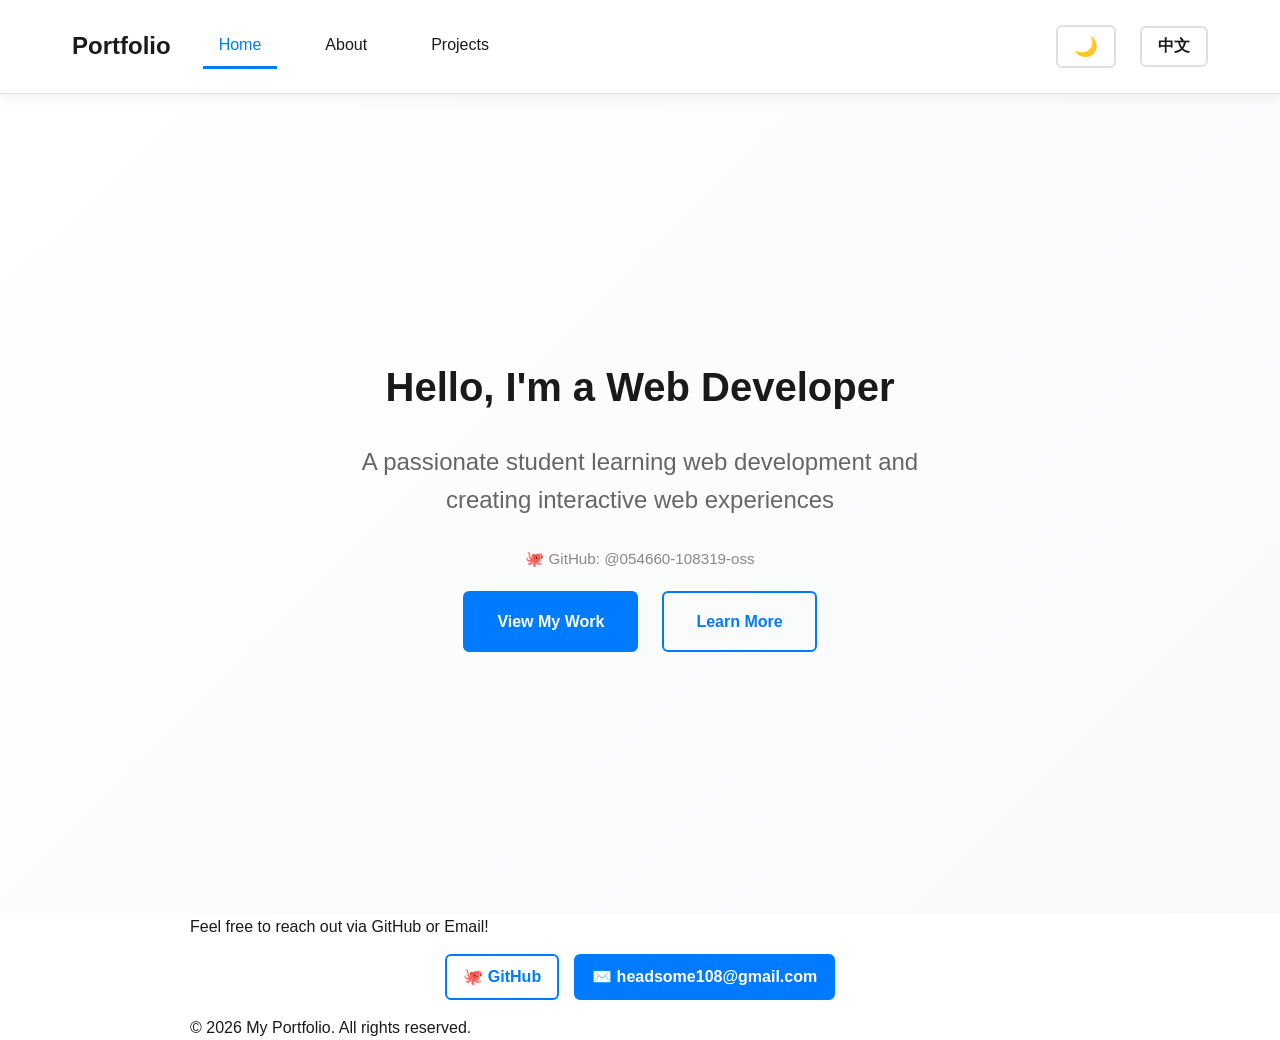
<file: index.html>
<!DOCTYPE html>
<html lang="en">
<head>
    <meta charset="UTF-8">
    <meta name="viewport" content="width=device-width, initial-scale=1.0">
    <title>My Portfolio - Home</title>
    <link rel="stylesheet" href="style.css">
</head>
<body>
    <!-- Navigation Bar -->
    <nav class="navbar">
        <div class="nav-container">
            <div class="nav-logo">
                <a href="index.html">Portfolio</a>
            </div>
            <div class="nav-menu">
                <a href="index.html" class="nav-link active" data-en="Home" data-zh="首頁">Home</a>
                <a href="about.html" class="nav-link" data-en="About" data-zh="關於我">About</a>
                <a href="projects.html" class="nav-link" data-en="Projects" data-zh="項目">Projects</a>
            </div>
            <div class="nav-controls">
                <button class="theme-toggle" id="themeToggle" aria-label="Toggle theme" type="button">
                    <span class="theme-icon">🌙</span>
                </button>
                <button class="language-toggle" id="languageToggle" aria-label="Toggle language" type="button">
                    <span class="lang-text">中文</span>
                </button>
            </div>
        </div>
    </nav>

    <!-- Main Content -->
    <main>
       <section id="home" class="hero">
            <div class="hero-content">
                <h1 data-en="Hello, I'm a Web Developer" data-zh="你好，我是網頁開發者">Hello, I'm a Web Developer</h1>
                <p data-en="A passionate student learning web development and creating interactive web experiences" data-zh="一位熱情的學生，正在學習網頁開發並創建互動式網站體驗">A passionate student learning web development and creating interactive web experiences</p>
                
                <div class="github-stats" data-en="🐙 Loading GitHub stats..." data-zh="🐙 GitHub 數據載入中..." style="margin: -5px 0 20px 0; color: #888; font-size: 0.95rem; font-weight: 500;">
                    🐙 GitHub 數據載入中...
                </div>
                
                <div class="cta-buttons">
                    <a href="projects.html" class="btn btn-primary" data-en="View My Work" data-zh="查看我的作品">View My Work</a>
                    <a href="about.html" class="btn btn-secondary" data-en="Learn More" data-zh="了解更多">Learn More</a>
                </div>
            </div>
        </section>
    </main>

  <footer class="footer">
            <div class="container">
                <p data-en="Feel free to reach out via GitHub or Email!" data-zh="喜歡我的作品嗎？歡迎透過 GitHub 或 Email 聯絡我！">喜歡我的作品嗎？歡迎透過 GitHub 或 Email 聯絡我！</p>
                
                <div class="footer-links" style="display: flex; justify-content: center; gap: 15px; margin: 15px 0;">
                    <a href="https://github.com/054660-108319-oss" target="_blank" class="btn btn-secondary" style="padding: 8px 16px; text-decoration: none; display: inline-flex; align-items: center; gap: 5px;">
                        <span>🐙</span> GitHub
                    </a>
                    
                   <a href="mailto:headsome108@gmail.com" class="btn btn-primary" data-en="✉️ headsome108@gmail.com" data-zh="✉️ headsome108@gmail.com" style="padding: 8px 16px; text-decoration: none; display: inline-flex; align-items: center; gap: 5px;">
    ✉️ headsome108@gmail.com
</a>
                </div>

                <p id="copyright" data-en="© 2026 My Portfolio. All rights reserved." data-zh="© 2026 我的作品集。版權所有">© 2026 我的作品集。版權所有</p>
            </div>
        </footer>

    <script src="script.js"></script>
</body>
</html>
</file>
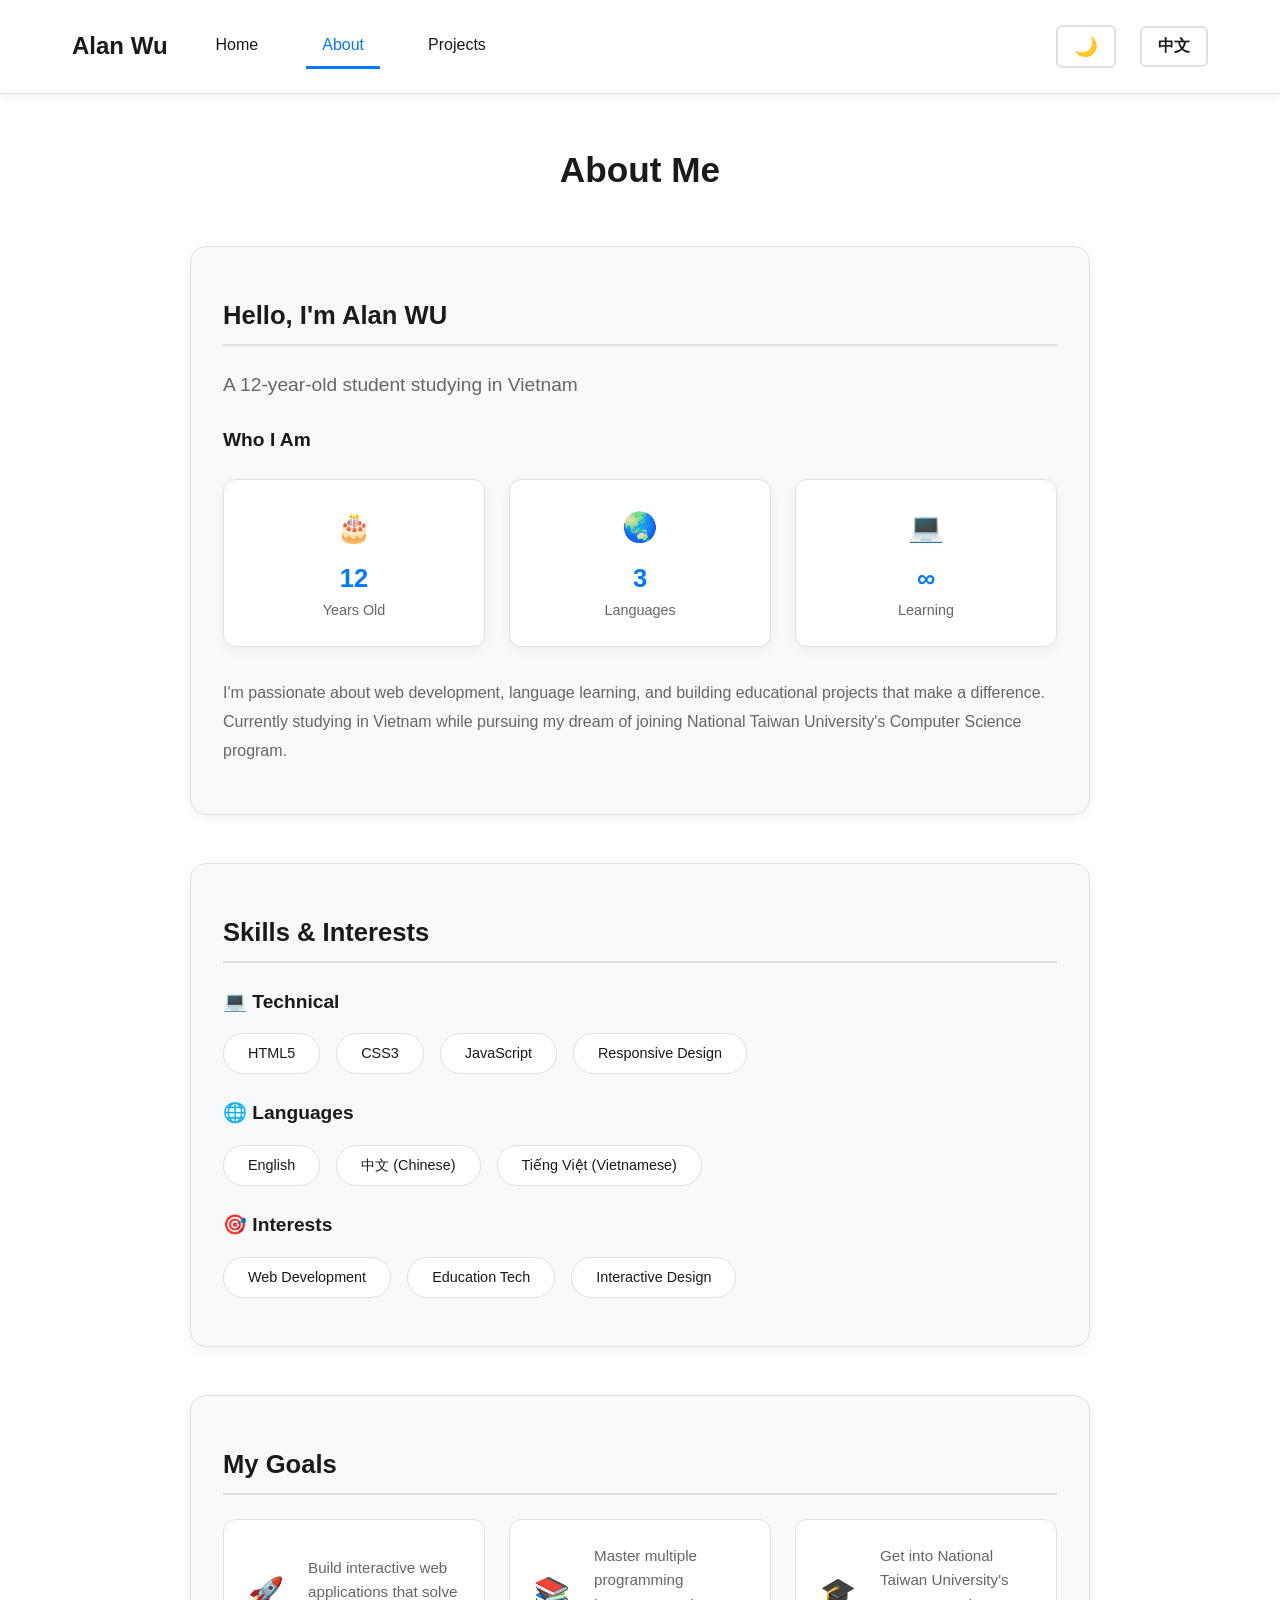
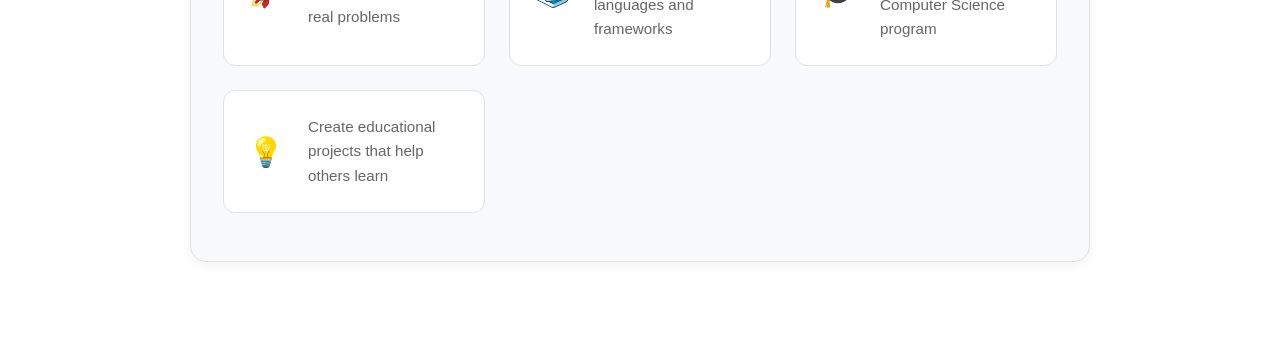
<file: about.html>
<!DOCTYPE html>
<html lang="en">
<head>
    <meta charset="UTF-8">
    <meta name="viewport" content="width=device-width, initial-scale=1.0">
    <title>Alan Wu - About Me</title>
    <link rel="stylesheet" href="style.css">
</head>
<body>
    <nav class="navbar">
        <div class="nav-container">
            <div class="nav-logo">
                <a href="index.html">Alan Wu</a>
            </div>
            <div class="nav-menu">
                <a href="index.html" class="nav-link" data-en="Home" data-zh="首頁">Home</a>
                <a href="about.html" class="nav-link" data-en="About" data-zh="關於我">About</a>
                <a href="projects.html" class="nav-link" data-en="Projects" data-zh="作品集">Projects</a>
            </div>
            <div class="nav-controls">
                <button id="themeToggle" class="theme-toggle" aria-label="Toggle theme">
                    <span class="theme-icon">🌙</span>
                </button>
                <button id="languageToggle" class="language-toggle">
                    <span class="lang-text">中文</span>
                </button>
            </div>
        </div>
    </nav>

    <main>
        <section id="about" class="section about">
            <div class="container">
                <h2 data-en="About Me" data-zh="關於我">About Me</h2>
                
                <div class="theme-card">
                    <div class="intro-section">
                        <h3 data-en="Hello, I'm Alan WU" data-zh="你好，我是吳東祐">Hello, I'm Alan WU</h3>
                        <p class="subtitle" data-en="A 12-year-old student studying in Vietnam" data-zh="一位在越南讀書的 12 歲學生">A 12-year-old student studying in Vietnam</p>
                    </div>

                    <div class="who-am-i-section">
                        <h4 data-en="Who I Am" data-zh="我是誰">Who I Am</h4>
                        <div class="stats-container">
                            <div class="stat-card">
                                <div class="stat-icon">🎂</div>
                                <div class="stat-number">12</div>
                                <div class="stat-label" data-en="Years Old" data-zh="歲">Years Old</div>
                            </div>
                            <div class="stat-card">
                                <div class="stat-icon">🌏</div>
                                <div class="stat-number">3</div>
                                <div class="stat-label" data-en="Languages" data-zh="語言">Languages</div>
                            </div>
                            <div class="stat-card">
                                <div class="stat-icon">💻</div>
                                <div class="stat-number">∞</div>
                                <div class="stat-label" data-en="Learning" data-zh="持續學習">Learning</div>
                            </div>
                        </div>
                        <div class="bio-text">
                            <p data-en="I'm passionate about web development, language learning, and building educational projects that make a difference. Currently studying in Vietnam while pursuing my dream of joining National Taiwan University's Computer Science program." data-zh="我熱衷於網頁開發、語言學習和開發有意義的教育項目。目前在越南讀書，同時追求進入台灣大學資訊工程系的夢想。">I'm passionate about web development, language learning, and building educational projects that make a difference. Currently studying in Vietnam while pursuing my dream of joining National Taiwan University's Computer Science program.</p>
                        </div>
                    </div>
                </div>

                <div class="theme-card">
                    <div class="skills-section">
                        <h3 data-en="Skills & Interests" data-zh="技能與興趣">Skills & Interests</h3>
                        
                        <div class="skill-category-container">
                            <h4 data-en="💻 Technical" data-zh="💻 技術">💻 Technical</h4>
                            <div class="skill-list">
                                <span class="skill-tag">HTML5</span>
                                <span class="skill-tag">CSS3</span>
                                <span class="skill-tag">JavaScript</span>
                                <span class="skill-tag">Responsive Design</span>
                            </div>
                        </div>

                        <div class="skill-category-container">
                            <h4 data-en="🌐 Languages" data-zh="🌐 語言">🌐 Languages</h4>
                            <div class="skill-list">
                                <span class="skill-tag">English</span>
                                <span class="skill-tag">中文 (Chinese)</span>
                                <span class="skill-tag">Tiếng Việt (Vietnamese)</span>
                            </div>
                        </div>

                        <div class="skill-category-container">
                            <h4 data-en="🎯 Interests" data-zh="🎯 興趣">🎯 Interests</h4>
                            <div class="skill-list">
                                <span class="skill-tag">Web Development</span>
                                <span class="skill-tag">Education Tech</span>
                                <span class="skill-tag">Interactive Design</span>
                            </div>
                        </div>
                    </div>
                </div>

                <div class="theme-card">
                    <div class="goals-section">
                        <h3 data-en="My Goals" data-zh="我的目標">My Goals</h3>
                        <div class="goals-list">
                            <div class="goal-item">
                                <div class="goal-icon">🚀</div>
                                <p data-en="Build interactive web applications that solve real problems" data-zh="開發解決實際問題的互動式網路應用">Build interactive web applications that solve real problems</p>
                            </div>
                            <div class="goal-item">
                                <div class="goal-icon">📚</div>
                                <p data-en="Master multiple programming languages and frameworks" data-zh="掌握多種程式語言和框架">Master multiple programming languages and frameworks</p>
                            </div>
                            <div class="goal-item">
                                <div class="goal-icon">🎓</div>
                                <p data-en="Get into National Taiwan University's Computer Science program" data-zh="進入台灣大學資訊工程系">Get into National Taiwan University's Computer Science program</p>
                            </div>
                            <div class="goal-item">
                                <div class="goal-icon">💡</div>
                                <p data-en="Create educational projects that help others learn" data-zh="創建幫助他人學習的教育專案">Create educational projects that help others learn</p>
                            </div>
                        </div>
                    </div>
                </div>

            </div>
        </section>
    </main>

    <script src="script.js"></script>
</body>
</html>
</file>
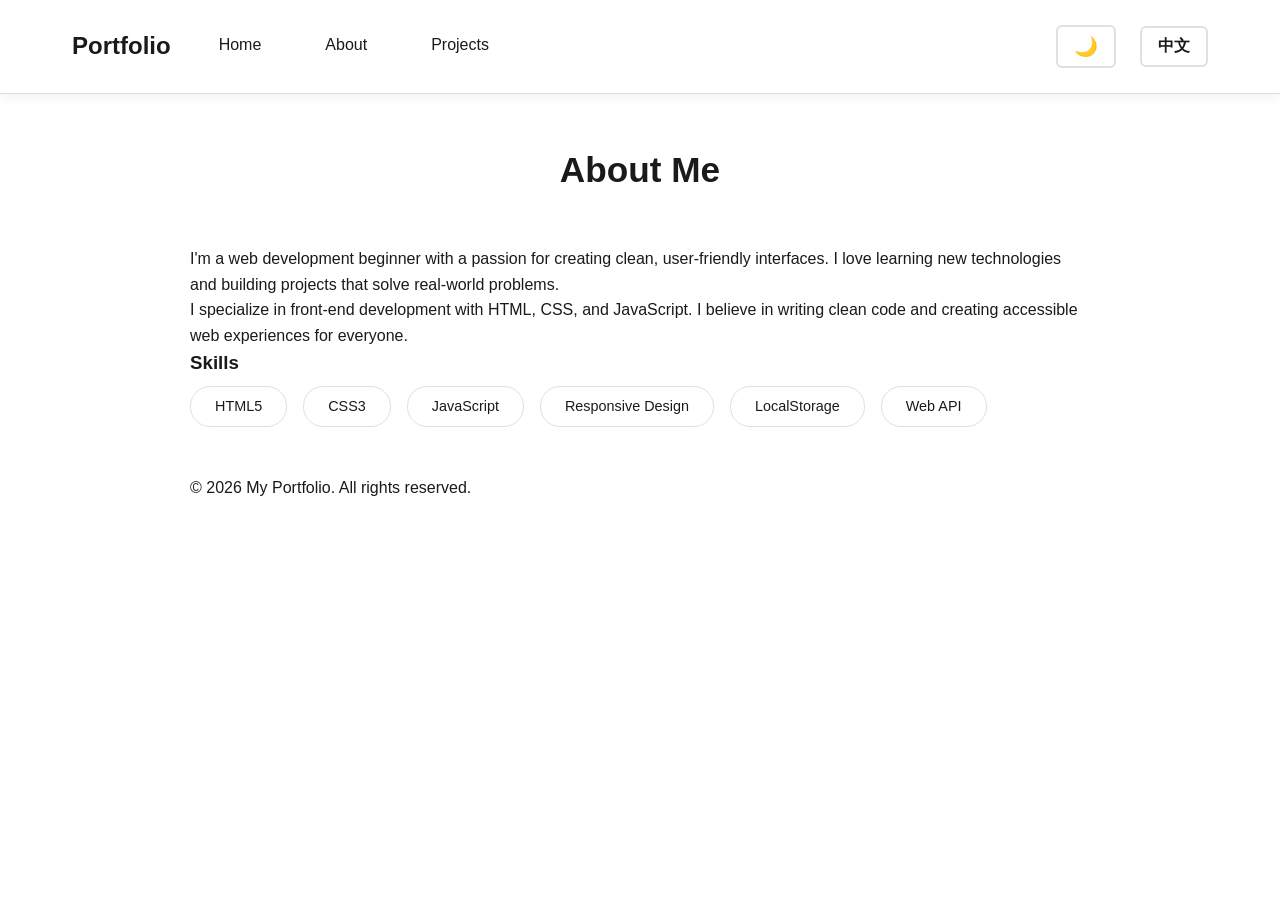
<file: about_Version3.html>
<!DOCTYPE html>
<html lang="en">
<head>
    <meta charset="UTF-8">
    <meta name="viewport" content="width=device-width, initial-scale=1.0">
    <title>My Portfolio - About</title>
    <link rel="stylesheet" href="style.css">
</head>
<body>
    <!-- Navigation Bar -->
    <nav class="navbar">
        <div class="nav-container">
            <div class="nav-logo">
                <a href="index.html">Portfolio</a>
            </div>
            <div class="nav-menu">
                <a href="index.html" class="nav-link" data-en="Home" data-zh="首頁">Home</a>
                <a href="about.html" class="nav-link active" data-en="About" data-zh="關於我">About</a>
                <a href="projects.html" class="nav-link" data-en="Projects" data-zh="項目">Projects</a>
            </div>
            <div class="nav-controls">
                <button class="theme-toggle" id="themeToggle" aria-label="Toggle theme" type="button">
                    <span class="theme-icon">🌙</span>
                </button>
                <button class="language-toggle" id="languageToggle" aria-label="Toggle language" type="button">
                    <span class="lang-text">中文</span>
                </button>
            </div>
        </div>
    </nav>

    <!-- Main Content -->
    <main>
        <!-- About Me Section -->
        <section id="about" class="section about">
            <div class="container">
                <h2 data-en="About Me" data-zh="關於我">About Me</h2>
                <div class="about-content">
                    <div class="about-text">
                        <p data-en="I'm a web development beginner with a passion for creating clean, user-friendly interfaces. I love learning new technologies and building projects that solve real-world problems." data-zh="我是一位網頁開發初學者，對創建簡潔、用戶友好的界面充滿熱情。我喜歡學習新技術並構建解決現實問題的項目。">I'm a web development beginner with a passion for creating clean, user-friendly interfaces. I love learning new technologies and building projects that solve real-world problems.</p>
                        <p data-en="I specialize in front-end development with HTML, CSS, and JavaScript. I believe in writing clean code and creating accessible web experiences for everyone." data-zh="我專門從事 HTML、CSS 和 JavaScript 的前端開發。我相信編寫簡潔的代碼並為每個人創建可訪問的網絡體驗。">I specialize in front-end development with HTML, CSS, and JavaScript. I believe in writing clean code and creating accessible web experiences for everyone.</p>
                    </div>
                    <div class="skills">
                        <h3 data-en="Skills" data-zh="技能">Skills</h3>
                        <div class="skill-list">
                            <span class="skill-tag">HTML5</span>
                            <span class="skill-tag">CSS3</span>
                            <span class="skill-tag">JavaScript</span>
                            <span class="skill-tag">Responsive Design</span>
                            <span class="skill-tag">LocalStorage</span>
                            <span class="skill-tag">Web API</span>
                        </div>
                    </div>
                </div>
            </div>
        </section>
    </main>

    <!-- Footer -->
    <footer class="footer">
        <div class="container">
            <p id="copyright" data-en="© 2026 My Portfolio. All rights reserved." data-zh="© 2026 我的作品集。版權所有。">© 2026 My Portfolio. All rights reserved.</p>
        </div>
    </footer>

    <script src="script.js"></script>
</body>
</html>
</file>
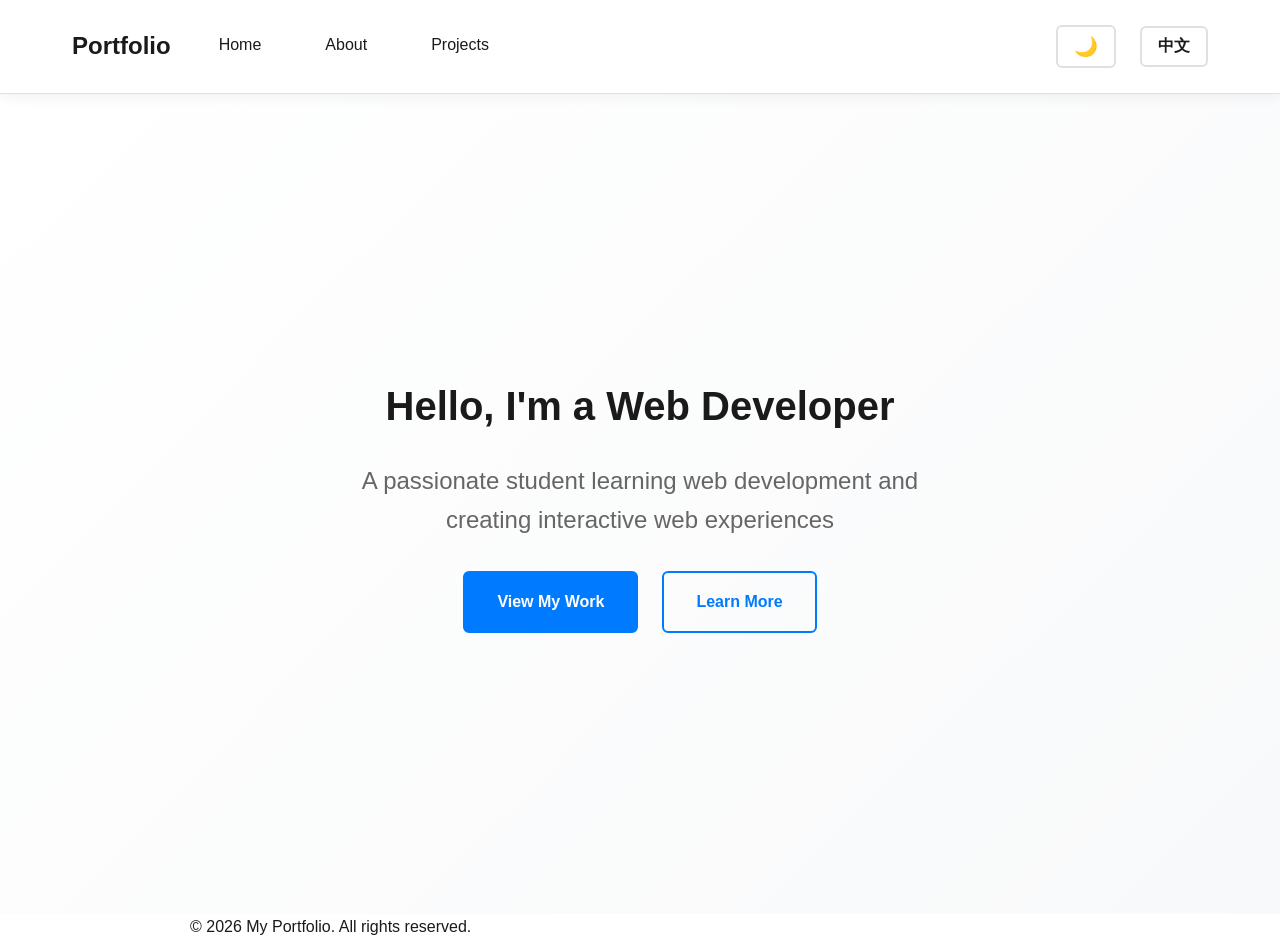
<file: index_Version3.html>
<!DOCTYPE html>
<html lang="en">
<head>
    <meta charset="UTF-8">
    <meta name="viewport" content="width=device-width, initial-scale=1.0">
    <title>My Portfolio - Home</title>
    <link rel="stylesheet" href="style.css">
</head>
<body>
    <!-- Navigation Bar -->
    <nav class="navbar">
        <div class="nav-container">
            <div class="nav-logo">
                <a href="index.html">Portfolio</a>
            </div>
            <div class="nav-menu">
                <a href="index.html" class="nav-link active" data-en="Home" data-zh="首頁">Home</a>
                <a href="about.html" class="nav-link" data-en="About" data-zh="關於我">About</a>
                <a href="projects.html" class="nav-link" data-en="Projects" data-zh="項目">Projects</a>
            </div>
            <div class="nav-controls">
                <button class="theme-toggle" id="themeToggle" aria-label="Toggle theme" type="button">
                    <span class="theme-icon">🌙</span>
                </button>
                <button class="language-toggle" id="languageToggle" aria-label="Toggle language" type="button">
                    <span class="lang-text">中文</span>
                </button>
            </div>
        </div>
    </nav>

    <!-- Main Content -->
    <main>
        <!-- Hero Section -->
        <section id="home" class="hero">
            <div class="hero-content">
                <h1 data-en="Hello, I'm a Web Developer" data-zh="你好，我是網頁開發者">Hello, I'm a Web Developer</h1>
                <p data-en="A passionate student learning web development and creating interactive web experiences" data-zh="一位熱情的學生，正在學習網頁開發並創建互動式網站體驗">A passionate student learning web development and creating interactive web experiences</p>
                <div class="cta-buttons">
                    <a href="projects.html" class="btn btn-primary" data-en="View My Work" data-zh="查看我的作品">View My Work</a>
                    <a href="about.html" class="btn btn-secondary" data-en="Learn More" data-zh="了解更多">Learn More</a>
                </div>
            </div>
        </section>
    </main>

    <!-- Footer -->
    <footer class="footer">
        <div class="container">
            <p id="copyright" data-en="© 2026 My Portfolio. All rights reserved." data-zh="© 2026 我的作品集。版權所有。">© 2026 My Portfolio. All rights reserved.</p>
        </div>
    </footer>

    <script src="script.js"></script>
</body>
</html>
</file>
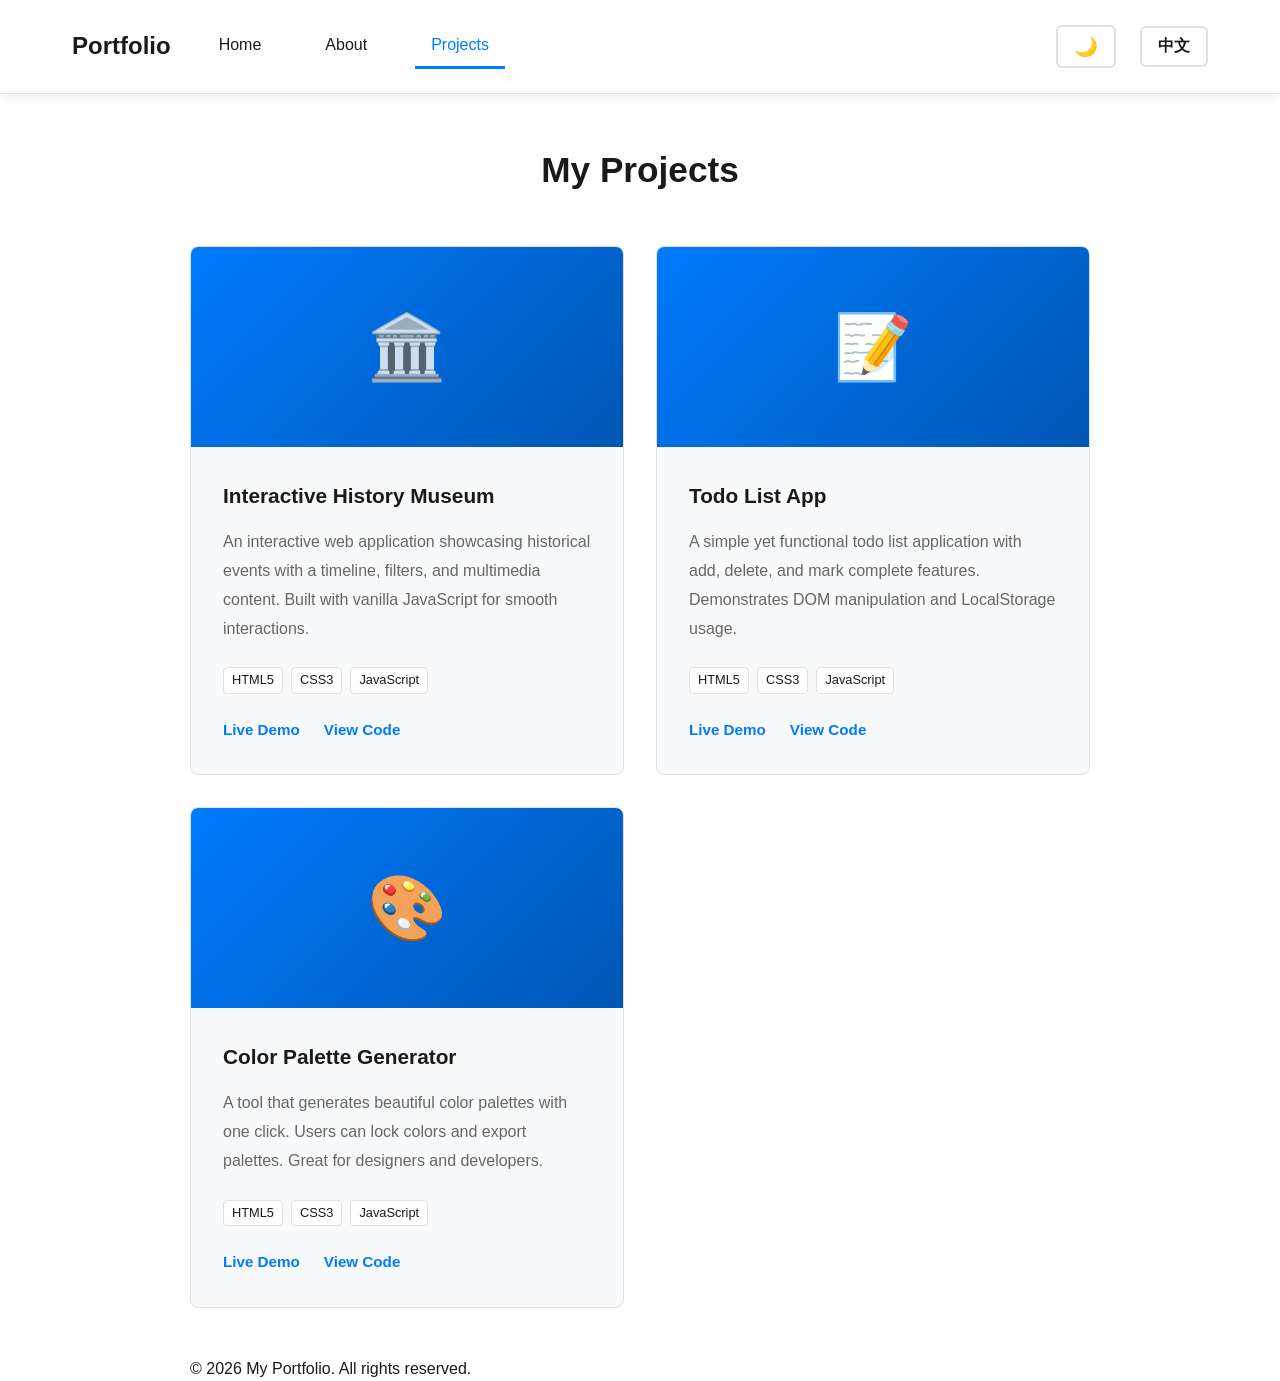
<file: projects.html>
<!DOCTYPE html>
<html lang="en">
<head>
    <meta charset="UTF-8">
    <meta name="viewport" content="width=device-width, initial-scale=1.0">
    <title>My Portfolio - Projects</title>
    <link rel="stylesheet" href="style.css">
</head>
<body>
    <!-- Navigation Bar -->
    <nav class="navbar">
        <div class="nav-container">
            <div class="nav-logo">
                <a href="index.html">Portfolio</a>
            </div>
            <div class="nav-menu">
                <a href="index.html" class="nav-link" data-en="Home" data-zh="首頁">Home</a>
                <a href="about.html" class="nav-link" data-en="About" data-zh="關於我">About</a>
                <a href="projects.html" class="nav-link active" data-en="Projects" data-zh="項目">Projects</a>
            </div>
            <div class="nav-controls">
                <button class="theme-toggle" id="themeToggle" aria-label="Toggle theme" type="button">
                    <span class="theme-icon">🌙</span>
                </button>
                <button class="language-toggle" id="languageToggle" aria-label="Toggle language" type="button">
                    <span class="lang-text">中文</span>
                </button>
            </div>
        </div>
    </nav>

    <!-- Main Content -->
    <main>
        <!-- Projects Section -->
        <section id="projects" class="section projects">
            <div class="container">
                <h2 data-en="My Projects" data-zh="我的項目">My Projects</h2>
                <div class="projects-grid">
                    <!-- Project 1 -->
                    <div class="project-card">
                        <div class="project-image">
                            <div class="placeholder-image">🏛️</div>
                        </div>
                        <div class="project-info">
                            <h3 data-en="Interactive History Museum" data-zh="互動歷史博物館">Interactive History Museum</h3>
                            <p data-en="An interactive web application showcasing historical events with a timeline, filters, and multimedia content. Built with vanilla JavaScript for smooth interactions." data-zh="一個互動式網絡應用程序，展示歷史事件、時間軸、過濾器和多媒體內容。使用原生 JavaScript 構建以實現流暢的交互。">An interactive web application showcasing historical events with a timeline, filters, and multimedia content. Built with vanilla JavaScript for smooth interactions.</p>
                            <div class="project-tech">
                                <span>HTML5</span>
                                <span>CSS3</span>
                                <span>JavaScript</span>
                            </div>
                            <div class="project-links">
                                <a href="https://example.com/history-museum" class="project-link" data-en="Live Demo" data-zh="實時演示" target="_blank">Live Demo</a>
                                <a href="https://054660-108319-oss.github.io/my-history-website/" class="project-link" data-en="View Code" data-zh="查看代碼" target="_blank">View Code</a>
                            </div>
                        </div>
                    </div>

                    <!-- Project 2 -->
                    <div class="project-card">
                        <div class="project-image">
                            <div class="placeholder-image">📝</div>
                        </div>
                        <div class="project-info">
                            <h3 data-en="Todo List App" data-zh="待辦清單應用">Todo List App</h3>
                            <p data-en="A simple yet functional todo list application with add, delete, and mark complete features. Demonstrates DOM manipulation and LocalStorage usage." data-zh="一個簡單但功能齊全的待辦清單應用程序，具有添加、刪除和標記完成功能。展示 DOM 操作和 LocalStorage 的使用。">A simple yet functional todo list application with add, delete, and mark complete features. Demonstrates DOM manipulation and LocalStorage usage.</p>
                            <div class="project-tech">
                                <span>HTML5</span>
                                <span>CSS3</span>
                                <span>JavaScript</span>
                            </div>
                            <div class="project-links">
                                <a href="https://example.com/todo-app" class="project-link" data-en="Live Demo" data-zh="實時演示" target="_blank">Live Demo</a>
                                <a href="https://054660-108319-oss.github.io/-/" class="project-link" data-en="View Code" data-zh="查看代碼" target="_blank">View Code</a>
                            </div>
                        </div>
                    </div>

                    <!-- Project 3 -->
                    <div class="project-card">
                        <div class="project-image">
                            <div class="placeholder-image">🎨</div>
                        </div>
                        <div class="project-info">
                            <h3 data-en="Color Palette Generator" data-zh="配色調色板生成器">Color Palette Generator</h3>
                            <p data-en="A tool that generates beautiful color palettes with one click. Users can lock colors and export palettes. Great for designers and developers." data-zh="一款一鍵生成美麗配色調色板的工具。用戶可以鎖定顏色並導出調色板。適合設計師和開發人員使用。">A tool that generates beautiful color palettes with one click. Users can lock colors and export palettes. Great for designers and developers.</p>
                            <div class="project-tech">
                                <span>HTML5</span>
                                <span>CSS3</span>
                                <span>JavaScript</span>
                            </div>
                            <div class="project-links">
                                <a href="https://example.com/color-palette" class="project-link" data-en="Live Demo" data-zh="實時演示" target="_blank">Live Demo</a>
                                <a href="https://054660-108319-oss.github.io/--/" class="project-link" data-en="View Code" data-zh="查看代碼" target="_blank">View Code</a>
                            </div>
                        </div>
                    </div>
                </div>
            </div>
        </section>
    </main>

    <!-- Footer -->
    <footer class="footer">
        <div class="container">
            <p id="copyright" data-en="© 2026 My Portfolio. All rights reserved." data-zh="© 2026 我的作品集。版權所有。">© 2026 My Portfolio. All rights reserved.</p>
        </div>
    </footer>

    <script src="script.js"></script>
</body>
</html>
</file>
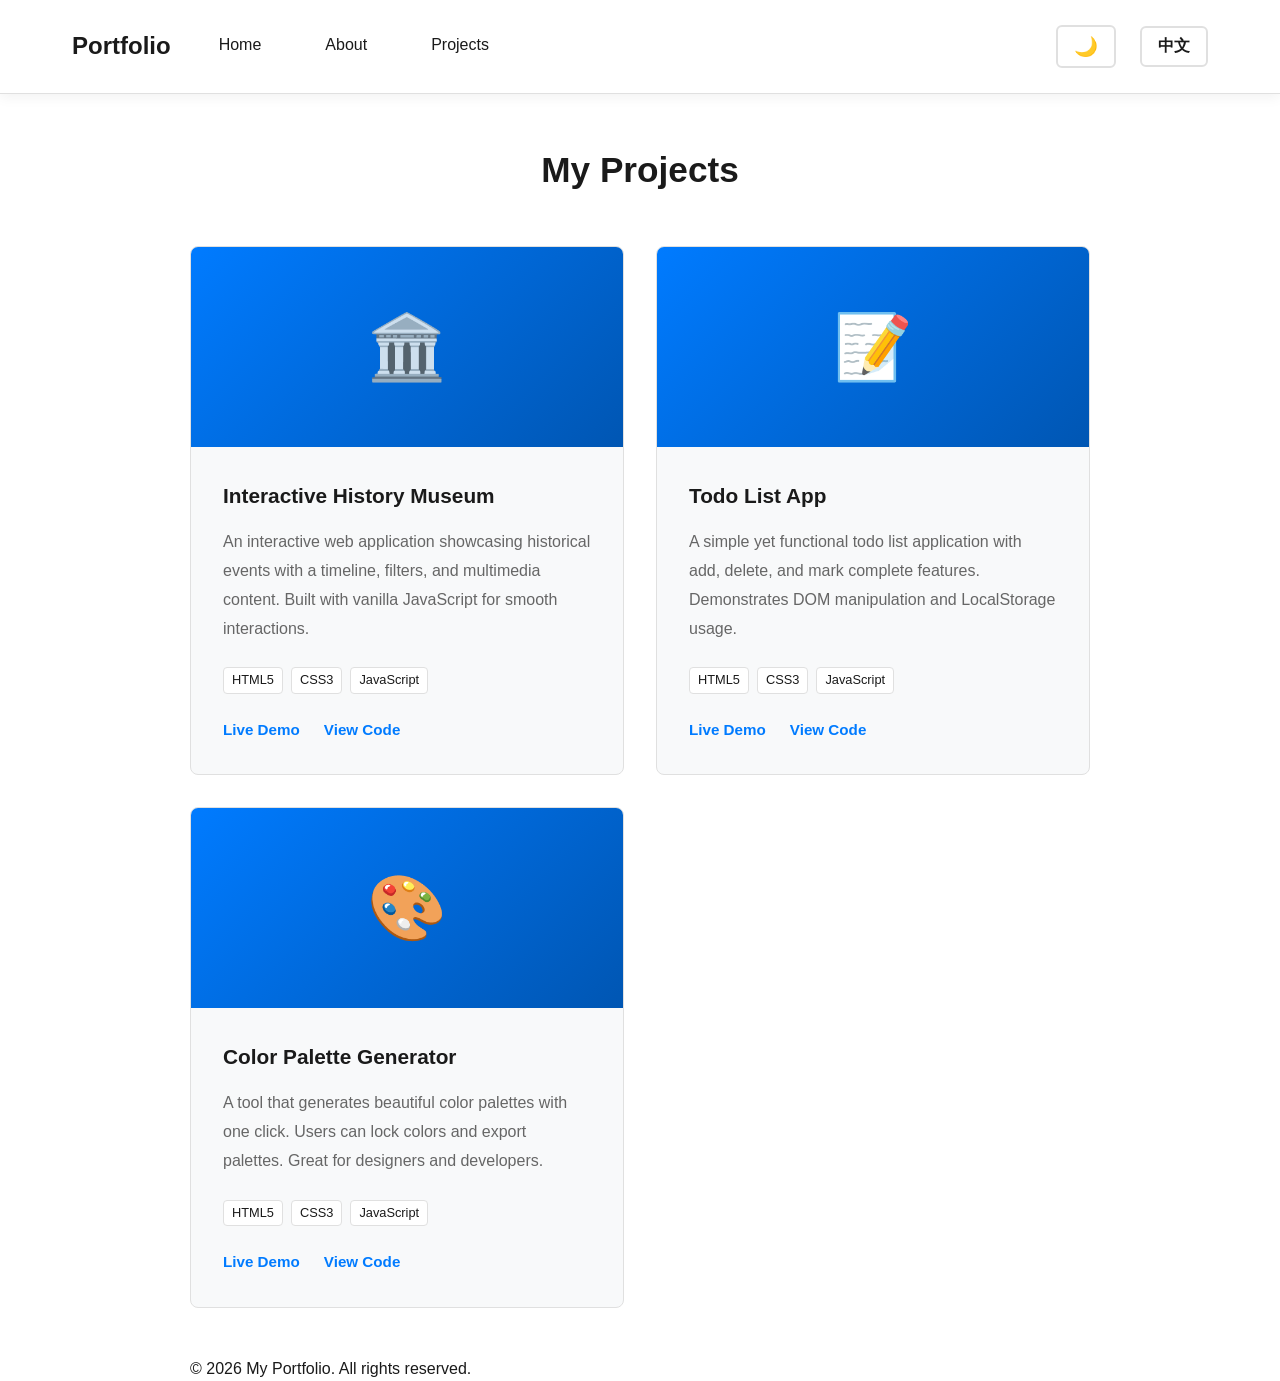
<file: projects_Version3.html>
<!DOCTYPE html>
<html lang="en">
<head>
    <meta charset="UTF-8">
    <meta name="viewport" content="width=device-width, initial-scale=1.0">
    <title>My Portfolio - Projects</title>
    <link rel="stylesheet" href="style.css">
</head>
<body>
    <!-- Navigation Bar -->
    <nav class="navbar">
        <div class="nav-container">
            <div class="nav-logo">
                <a href="index.html">Portfolio</a>
            </div>
            <div class="nav-menu">
                <a href="index.html" class="nav-link" data-en="Home" data-zh="首頁">Home</a>
                <a href="about.html" class="nav-link" data-en="About" data-zh="關於我">About</a>
                <a href="projects.html" class="nav-link active" data-en="Projects" data-zh="項目">Projects</a>
            </div>
            <div class="nav-controls">
                <button class="theme-toggle" id="themeToggle" aria-label="Toggle theme" type="button">
                    <span class="theme-icon">🌙</span>
                </button>
                <button class="language-toggle" id="languageToggle" aria-label="Toggle language" type="button">
                    <span class="lang-text">中文</span>
                </button>
            </div>
        </div>
    </nav>

    <!-- Main Content -->
    <main>
        <!-- Projects Section -->
        <section id="projects" class="section projects">
            <div class="container">
                <h2 data-en="My Projects" data-zh="我的項目">My Projects</h2>
                <div class="projects-grid">
                    <!-- Project 1 -->
                    <div class="project-card">
                        <div class="project-image">
                            <div class="placeholder-image">🏛️</div>
                        </div>
                        <div class="project-info">
                            <h3 data-en="Interactive History Museum" data-zh="互動歷史博物館">Interactive History Museum</h3>
                            <p data-en="An interactive web application showcasing historical events with a timeline, filters, and multimedia content. Built with vanilla JavaScript for smooth interactions." data-zh="一個互動式網絡應用程序，展示歷史事件、時間軸、過濾器和多媒體內容。使用原生 JavaScript 構建以實現流暢的交互。">An interactive web application showcasing historical events with a timeline, filters, and multimedia content. Built with vanilla JavaScript for smooth interactions.</p>
                            <div class="project-tech">
                                <span>HTML5</span>
                                <span>CSS3</span>
                                <span>JavaScript</span>
                            </div>
                            <div class="project-links">
                                <a href="https://example.com/history-museum" class="project-link" data-en="Live Demo" data-zh="實時演示" target="_blank">Live Demo</a>
                                <a href="https://github.com/yourname/history-museum" class="project-link" data-en="View Code" data-zh="查看代碼" target="_blank">View Code</a>
                            </div>
                        </div>
                    </div>

                    <!-- Project 2 -->
                    <div class="project-card">
                        <div class="project-image">
                            <div class="placeholder-image">📝</div>
                        </div>
                        <div class="project-info">
                            <h3 data-en="Todo List App" data-zh="待辦清單應用">Todo List App</h3>
                            <p data-en="A simple yet functional todo list application with add, delete, and mark complete features. Demonstrates DOM manipulation and LocalStorage usage." data-zh="一個簡單但功能齊全的待辦清單應用程序，具有添加、刪除和標記完成功能。展示 DOM 操作和 LocalStorage 的使用。">A simple yet functional todo list application with add, delete, and mark complete features. Demonstrates DOM manipulation and LocalStorage usage.</p>
                            <div class="project-tech">
                                <span>HTML5</span>
                                <span>CSS3</span>
                                <span>JavaScript</span>
                            </div>
                            <div class="project-links">
                                <a href="https://example.com/todo-app" class="project-link" data-en="Live Demo" data-zh="實時演示" target="_blank">Live Demo</a>
                                <a href="https://github.com/yourname/todo-app" class="project-link" data-en="View Code" data-zh="查看代碼" target="_blank">View Code</a>
                            </div>
                        </div>
                    </div>

                    <!-- Project 3 -->
                    <div class="project-card">
                        <div class="project-image">
                            <div class="placeholder-image">🎨</div>
                        </div>
                        <div class="project-info">
                            <h3 data-en="Color Palette Generator" data-zh="配色調色板生成器">Color Palette Generator</h3>
                            <p data-en="A tool that generates beautiful color palettes with one click. Users can lock colors and export palettes. Great for designers and developers." data-zh="一款一鍵生成美麗配色調色板的工具。用戶可以鎖定顏色並導出調色板。適合設計師和開發人員使用。">A tool that generates beautiful color palettes with one click. Users can lock colors and export palettes. Great for designers and developers.</p>
                            <div class="project-tech">
                                <span>HTML5</span>
                                <span>CSS3</span>
                                <span>JavaScript</span>
                            </div>
                            <div class="project-links">
                                <a href="https://example.com/color-palette" class="project-link" data-en="Live Demo" data-zh="實時演示" target="_blank">Live Demo</a>
                                <a href="https://github.com/yourname/color-palette" class="project-link" data-en="View Code" data-zh="查看代碼" target="_blank">View Code</a>
                            </div>
                        </div>
                    </div>
                </div>
            </div>
        </section>
    </main>

    <!-- Footer -->
    <footer class="footer">
        <div class="container">
            <p id="copyright" data-en="© 2026 My Portfolio. All rights reserved." data-zh="© 2026 我的作品集。版權所有。">© 2026 My Portfolio. All rights reserved.</p>
        </div>
    </footer>

    <script src="script.js"></script>
</body>
</html>
</file>
<file: style.css>
/* ===========================
   CSS Variables & Root Styling
   =========================== */

:root {
    /* Light Theme Colors */
    --bg-color: #ffffff;
    --text-color: #1a1a1a;
    --text-secondary: #666666;
    --border-color: #e0e0e0;
    --accent-color: #007bff;
    --accent-hover: #0056b3;
    --card-bg: #f8f9fa;
    --shadow: 0 4px 12px rgba(0, 0, 0, 0.05);
    
    /* Spacing */
    --spacing-xs: 0.5rem;
    --spacing-sm: 1rem;
    --spacing-md: 1.5rem;
    --spacing-lg: 2rem;
    --spacing-xl: 3rem;
    
    /* Typography */
    --font-family: 'Segoe UI', Tahoma, Geneva, Verdana, sans-serif;
    --font-size-base: 1rem;
    --font-size-large: 1.5rem;
    --font-size-xl: 2.5rem;
    
    /* Transitions */
    --transition: all 0.3s ease;
}

/* Dark Theme */
body.dark-theme {
    --bg-color: #1a1a1a;
    --text-color: #ffffff;
    --text-secondary: #b0b0b0;
    --border-color: #333333;
    --card-bg: #2d2d2d;
    --shadow: 0 4px 12px rgba(0, 0, 0, 0.25);
}

/* ===========================
   Global Styles
   =========================== */

* {
    margin: 0;
    padding: 0;
    box-sizing: border-box;
}

html {
    scroll-behavior: smooth;
}

body {
    font-family: var(--font-family);
    background-color: var(--bg-color);
    color: var(--text-color);
    line-height: 1.6;
    transition: var(--transition);
}

/* ===========================
   Navigation Bar
   =========================== */

.navbar {
    position: sticky;
    top: 0;
    background-color: var(--bg-color);
    border-bottom: 1px solid var(--border-color);
    z-index: 1000;
    transition: var(--transition);
    box-shadow: var(--shadow);
}

.nav-container {
    max-width: 1200px;
    margin: 0 auto;
    padding: var(--spacing-md) var(--spacing-lg);
    display: flex;
    justify-content: space-between;
    align-items: center;
    gap: var(--spacing-lg);
}

.nav-logo a {
    font-size: var(--font-size-large);
    font-weight: 700;
    color: var(--text-color);
    text-decoration: none;
    transition: var(--transition);
}

.nav-logo a:hover {
    color: var(--accent-color);
}

.nav-menu {
    display: flex;
    gap: var(--spacing-lg);
    align-items: center;
    flex: 1;
}

.nav-link {
    color: var(--text-color);
    text-decoration: none;
    font-weight: 500;
    transition: var(--transition);
    padding: var(--spacing-xs) var(--spacing-sm);
    border-bottom: 3px solid transparent;
}

.nav-link:hover, .nav-link.active {
    color: var(--accent-color);
    border-bottom-color: var(--accent-color);
}

.nav-controls {
    display: flex;
    gap: var(--spacing-md);
    align-items: center;
}

.theme-toggle, .language-toggle {
    background: none;
    border: 2px solid var(--border-color);
    color: var(--text-color);
    padding: var(--spacing-xs) var(--spacing-sm);
    border-radius: 6px;
    cursor: pointer;
    font-size: 1.2rem;
    transition: var(--transition);
    display: flex;
    align-items: center;
    justify-content: center;
}

.theme-toggle:hover, .language-toggle:hover {
    background-color: var(--card-bg);
    border-color: var(--accent-color);
}

.lang-text {
    font-size: var(--font-size-base);
    font-weight: 600;
}

/* ===========================
   Hero Section (Index.html)
   =========================== */

.hero {
    min-height: calc(100vh - 80px);
    display: flex;
    align-items: center;
    justify-content: center;
    padding: var(--spacing-xl);
    text-align: center;
    background: linear-gradient(135deg, var(--bg-color) 0%, var(--card-bg) 100%);
}

.hero-content h1 {
    font-size: var(--font-size-xl);
    margin-bottom: var(--spacing-md);
}

.hero-content p {
    font-size: var(--font-size-large);
    color: var(--text-secondary);
    margin-bottom: var(--spacing-lg);
    max-width: 600px;
    margin-left: auto;
    margin-right: auto;
}

.cta-buttons {
    display: flex;
    gap: var(--spacing-md);
    justify-content: center;
    flex-wrap: wrap;
}

.btn {
    padding: var(--spacing-sm) var(--spacing-lg);
    border: 2px solid var(--accent-color);
    border-radius: 6px;
    font-size: var(--font-size-base);
    font-weight: 600;
    text-decoration: none;
    cursor: pointer;
    transition: var(--transition);
    display: inline-block;
}

.btn-primary { background-color: var(--accent-color); color: white; }
.btn-primary:hover { background-color: var(--accent-hover); border-color: var(--accent-hover); transform: translateY(-2px); }
.btn-secondary { background-color: transparent; color: var(--accent-color); }
.btn-secondary:hover { background-color: var(--accent-color); color: white; transform: translateY(-2px); }

/* ===========================
   Sections & Containers
   =========================== */

.section {
    padding: var(--spacing-xl) var(--spacing-lg);
}

.container {
    max-width: 900px; /* 縮窄寬度，讓三大主題卡片更有集中感 */
    margin: 0 auto;
}

.section h2 {
    font-size: 2.2rem;
    margin-bottom: var(--spacing-xl);
    text-align: center;
}

/* ==========================================================================\
   📦 三大主題大卡片核心樣式
   ========================================================================== */

.theme-card {
    background-color: var(--card-bg);
    border: 1px solid var(--border-color);
    border-radius: 16px;
    padding: var(--spacing-xl) var(--spacing-lg);
    margin-bottom: var(--spacing-xl);
    box-shadow: var(--shadow);
    transition: transform 0.3s ease, box-shadow 0.3s ease, border-color 0.3s ease;
}

/* 滑鼠滑入精美微浮起特效 */
.theme-card:hover {
    transform: translateY(-5px);
    border-color: var(--accent-color);
    box-shadow: 0 12px 24px rgba(0, 0, 0, 0.08);
}

body.dark-theme .theme-card:hover {
    box-shadow: 0 12px 24px rgba(0, 0, 0, 0.4);
}

.theme-card h3 {
    font-size: 1.6rem;
    margin-bottom: var(--spacing-md);
    border-bottom: 2px solid var(--border-color);
    padding-bottom: var(--spacing-xs);
    color: var(--text-color);
}

.theme-card h4 {
    font-size: 1.2rem;
    margin-bottom: var(--spacing-sm);
    color: var(--text-color);
}

.subtitle {
    font-size: 1.2rem;
    color: var(--text-secondary);
    margin-bottom: var(--spacing-md);
}

.bio-text p {
    color: var(--text-secondary);
    line-height: 1.8;
}

/* 數據卡片（Stats）排版 */
.stats-container {
    display: flex;
    gap: var(--spacing-md);
    margin: var(--spacing-md) 0 var(--spacing-lg) 0;
    flex-wrap: wrap;
}

.stat-card {
    background-color: var(--bg-color);
    border: 1px solid var(--border-color);
    padding: var(--spacing-md);
    border-radius: 12px;
    flex: 1;
    min-width: 140px;
    text-align: center;
    box-shadow: var(--shadow);
}

.stat-icon { font-size: 1.8rem; margin-bottom: var(--spacing-xs); }
.stat-number { font-size: 1.6rem; font-weight: bold; color: var(--accent-color); }
.stat-label { color: var(--text-secondary); font-size: 0.9rem; }

/* 技能分類與標籤 */
.skill-category-container {
    margin-bottom: var(--spacing-md);
}
.skill-category-container:last-child {
    margin-bottom: 0;
}

.skill-list {
    display: flex;
    flex-wrap: wrap;
    gap: var(--spacing-sm);
    margin-top: var(--spacing-xs);
}

.skill-tag {
    background-color: var(--bg-color);
    color: var(--text-color);
    padding: var(--spacing-xs) var(--spacing-md);
    border-radius: 20px;
    border: 1px solid var(--border-color);
    font-size: 0.9rem;
    font-weight: 500;
    transition: var(--transition);
}

.skill-tag:hover {
    background-color: var(--accent-color);
    color: white;
    border-color: var(--accent-color);
}

/* 目標清單排版 */
.goals-list {
    display: grid;
    grid-template-columns: repeat(auto-fit, minmax(220px, 1fr));
    gap: var(--spacing-md);
}

.goal-item {
    display: flex;
    align-items: center;
    gap: var(--spacing-md);
    background-color: var(--bg-color);
    padding: var(--spacing-md);
    border-radius: 12px;
    border: 1px solid var(--border-color);
}

.goal-icon { font-size: 1.8rem; }
.goal-item p { color: var(--text-secondary); font-size: 0.95rem; }

/* ===========================
   Projects Section (projects.html 保留)
   =========================== */

.projects-grid {
    display: grid;
    grid-template-columns: repeat(auto-fit, minmax(300px, 1fr));
    gap: var(--spacing-lg);
}

.project-card {
    background-color: var(--card-bg);
    border: 1px solid var(--border-color);
    border-radius: 8px;
    overflow: hidden;
    transition: var(--transition);
    display: flex;
    flex-direction: column;
    height: 100%;
}

.project-card:hover { transform: translateY(-8px); box-shadow: var(--shadow); border-color: var(--accent-color); }
.project-image { width: 100%; height: 200px; background: linear-gradient(135deg, var(--accent-color) 0%, var(--accent-hover) 100%); display: flex; align-items: center; justify-content: center; }
.placeholder-image { font-size: 4rem; }
.project-info { padding: var(--spacing-lg); display: flex; flex-direction: column; flex: 1; }
.project-info h3 { font-size: 1.3rem; margin-bottom: var(--spacing-sm); }
.project-info p { color: var(--text-secondary); margin-bottom: var(--spacing-md); flex: 1; line-height: 1.8; }
.project-tech { display: flex; gap: var(--spacing-xs); flex-wrap: wrap; margin-bottom: var(--spacing-md); }
.project-tech span { background-color: var(--bg-color); padding: 2px 8px; border-radius: 4px; font-size: 0.8rem; border: 1px solid var(--border-color); }
.project-links { display: flex; gap: var(--spacing-md); }
/* ==========================================================================\
   🔗 修正作品集超連結在深色模式下的紫色問題
   ========================================================================== */

/* 強制讓作品卡片裡的連結在任何狀態下都維持正確的顏色，絕不變紫色 */
.project-links a, 
.project-links a:visited {
    color: var(--accent-color) !important; /* 使用你的亮藍色變數 */
    text-decoration: none;
    font-weight: 600;
    font-size: 0.95rem;
    transition: var(--transition);
}

/* 滑鼠移上去時，變成深一點的藍色，增加互動感 */
.project-links a:hover {
    color: var(--accent-hover) !important;
    text-decoration: underline; /* 加上底線讓使用者知道可以點 */
}
</file>
